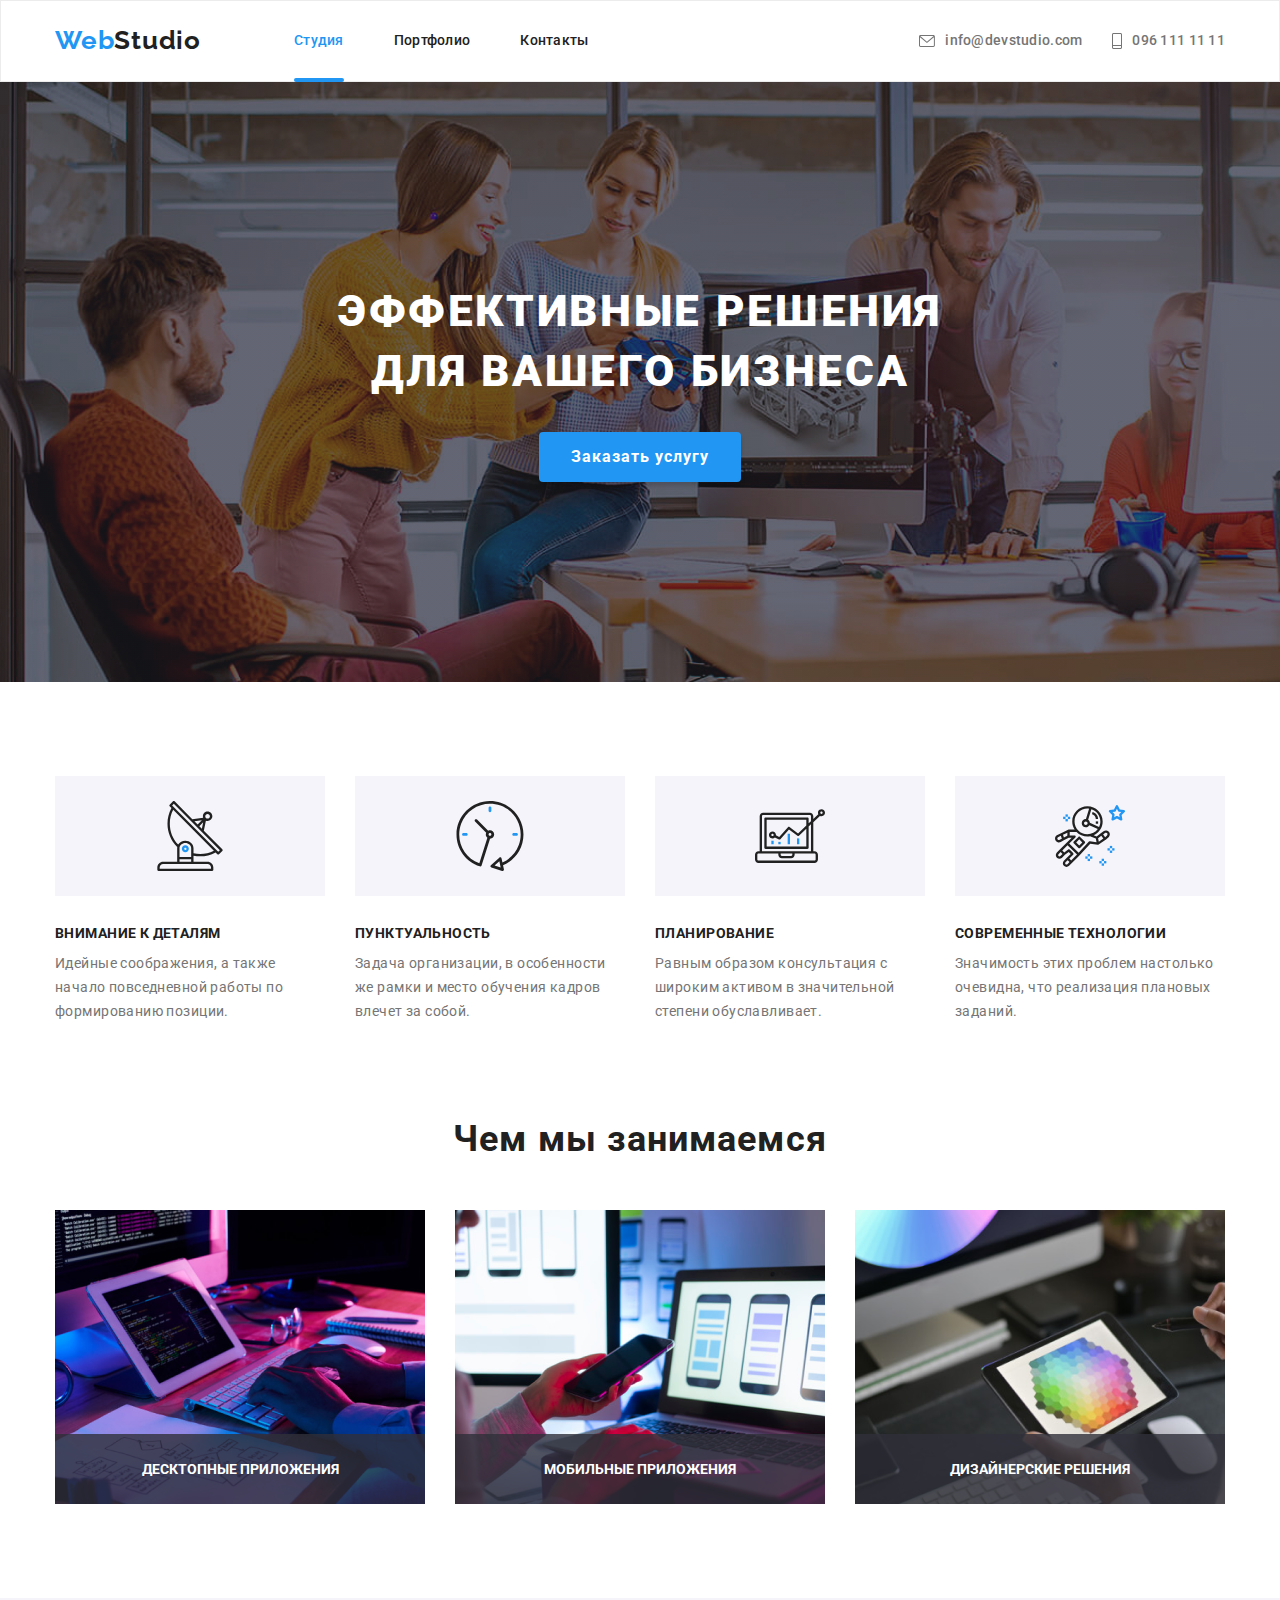
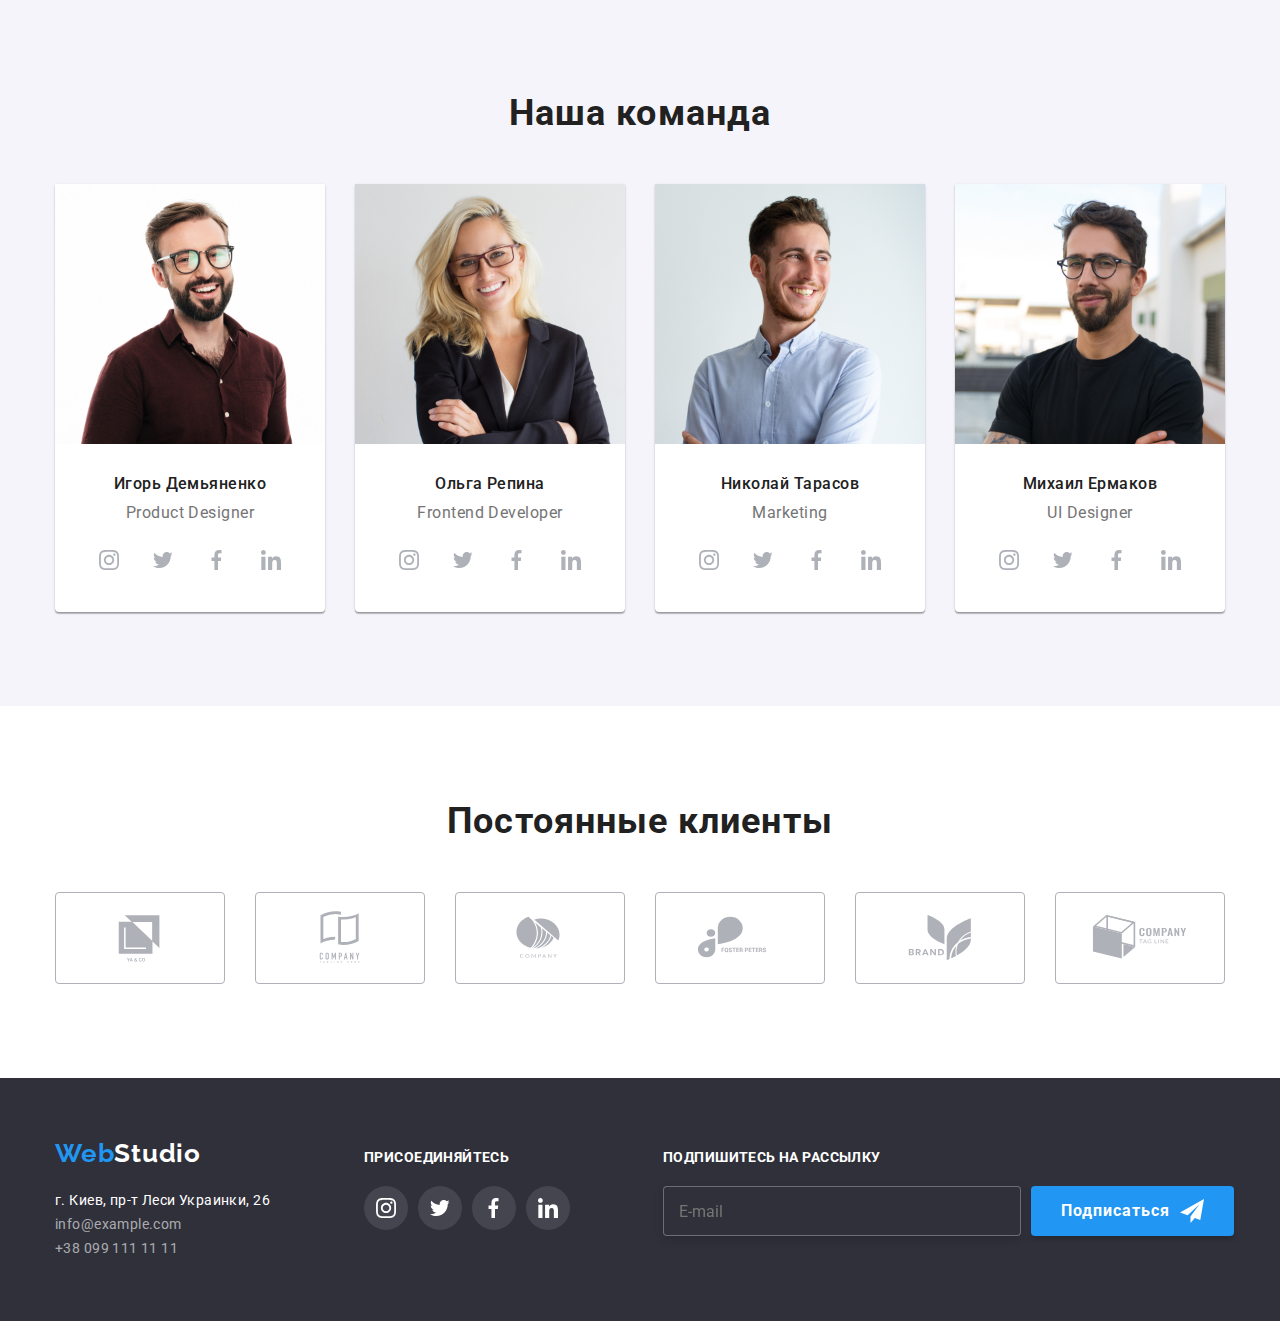
<file: index.html>
<!DOCTYPE html>
<html lang="ru">

<head>
    <meta charset="UTF-8">
    <meta http-equiv="X-UA-Compatible" content="IE=edge">
    <meta name="viewport" content="width=device-width, initial-scale=1.0">
    <title>Веб-студия</title>
   
<link rel="preconnect" href="https://fonts.googleapis.com">
<link rel="preconnect" href="https://fonts.gstatic.com" crossorigin>
<link href="https://fonts.googleapis.com/css2?family=Raleway:wght@700&family=Roboto:wght@400;500;700;900&display=swap" rel="stylesheet">
<link rel="stylesheet" href="https://cdnjs.cloudflare.com/ajax/libs/modern-normalize/1.1.0/modern-normalize.min.css">
<link rel="stylesheet" href="./css/styles.css">
</head>

<header class="page-header">
    <div class="container main-header">
    <!-- Хедер -->

    
        <a class="logo" href="./index.html">
            <span class="part-logo">Web</span>Studio
        </a>

<!-- Навигация -->

        <nav class="nav">
            <ul class="nav-list">
                <li class="nav-item"><a class="nav-link current" href="./index.html">Студия</a></li>
                <li class="nav-item"><a class="nav-link" href="./portfolio.html">Портфолио</a></li>
                <li class="nav-item"><a class="nav-link" href="">Контакты</a></li>
            </ul>
        </nav>

      
<!-- Контакты -->

<ul class="contact">
    <li class="contact-item">
        <a class="contact-link link" href="mailto:info@devstudio.com">
         <svg class="contact-icon" width="16px" height="12px">
             <use href="./images/icons.svg#icon-envelope"></use>
         </svg>info@devstudio.com
        </a>
    </li>
    <li class="contact-item">
        <a class="contact-link link" href="tel:0961111111">
        <svg class="contact-icon" width="10px" height="16px">
            <use href="./images/icons.svg#icon-phone1"></use>
        </svg>096 111 11 11
        </a>
    </li>
   
</ul>
</div>
</header>
   
<!-- Main -->

    <main>
        <!-- Герой -->
      
        <section class="hero">
            <div class="container">
            <h1 class="hero-text">Эффективные решения для вашего бизнеса</h1>
            <button class="hero-button" type="button" data-modal-open>Заказать услугу</button>
            </div>
            <div class="backdrop is-hidden" data-modal>
                
                <div class="modal-wrapper">
                   
                     
                      
                    <button class="modal-btn" data-modal-close> 
                        <svg class="modal-close" width="11" height="11">
                            <use href="./images/icons.svg#icon-Vector-8"></use>
                        </svg>
                    </button>
                    
                    <p class="modal-title">Оставьте свои данные, мы вам перезвоним</p>
                    <form class="modal-form">
                        <div class="modal-field">
                            <label class="modal-label" for="name">Имя</label>
                            <div class="modal-container">
                                <input class="modal-input" type="text" name="name" id="name" />
                                <svg class="modal-icon" width="12" height="12">
                                    <use href="./images/icons.svg#icon-people"></use>
                                </svg>
                            </div>
                          
                           
                           
                           
                        </div>
                    
                        <div class="modal-field">
                            <label class="modal-label" for="tel">Телефон</label>
                            <div class="modal-container">
                                <input class="modal-input" type="tel" name="tel" id="tel" />
                                <svg class="modal-icon" width="13" height="13">
                                    <use href="./images/icons.svg#icon-tel"></use>
                                </svg>
                            </div>
                            
                        </div>
                    
                        <div class="modal-field">
                            <label class="modal-label" for="mail">Почта</label>
                            <div class="modal-container">
                                <input class="modal-input" type="email" name="mail" id="mail" />
                                <svg class="modal-icon" width="15" height="12">
                                    <use href="./images/icons.svg#icon-mail"></use>
                                </svg>
                            </div>
                           
                        </div>
                    
                        <div class="textarea-field">
                            <label class="modal-label" for="textarea">Комментарий</label>
                            <textarea class="textarea" name="comment" id="textarea" placeholder="Введите текст"></textarea>
                        </div>
                    
                        <div class="modal-policy">
                            <label class="policy" for="policy">
                                <input class="policy-input" type="checkbox" name="policy" id="policy" />
                                <span class="policy-check">
                                    <svg width="11" height="8">
                                        <use href="./images/icons.svg#icon-icon-check"></use>
                                    </svg>
                                </span>
                             
                                <span class="policy-text">Соглашаюсь с рассылкой и принимаю
                                    <a class="agreement" href="">Условия договора</a></span>
                            </label>
                        </div>
                    
                        <button class="modal-submit" type="submit">Отправить</button>
                    </form>
                    
                </div>
            </div>
        </section>
     
<!-- Особенности -->



        <section class="section">
            <div class="container">
            <h2 class="visually-hidden">Особенности</h2>

            
            <ul class="features">
                <li class="features-item">
                    <div class="features-container">
                        
                            <svg class="features-icon" width="65,32" height="70">
                                <use href="./images/icons.svg#icon-antenna1"></use>
                            </svg>
                    
                    </div>
                    <h3 class="features-point">Внимание к деталям</h3>
                    <p class="features-description">
                        Идейные соображения, а также начало повседневной работы по формированию позиции.
                    </p>
                </li>

                <li class="features-item">
                    <div class="features-container">
                       
                            <svg class="features-icon" width="65,32" height="70">
                                <use href="./images/icons.svg#icon-clock1"></use>
                            </svg>
                        
                       
                    </div>
                    <h3 class="features-point">Пунктуальность</h3>
                    <p class="features-description">
                        Задача организации, в особенности же рамки и место обучения кадров влечет за собой.
                    </p>
                </li>

                <li class="features-item">
                  <div class="features-container">
                        <svg class="features-icon" width="65,32" height="70">
                            <use href="./images/icons.svg#icon-diagram1"></use>
                        </svg>
                    </div>
                    
                    <h3 class="features-point">Планирование</h3>
                    <p class="features-description">
                        Равным образом консультация с широким активом в значительной степени обуславливает.
                    </p>
                </li>

                <li class="features-item">
                  <div class="features-container">
                        <svg class="features-icon" width="65,32" height="70">
                            <use href="./images/icons.svg#icon-astronaut1"></use>
                        </svg>
                    </div>
                    
                    <h3 class="features-point">Современные технологии</h3>
                    <p class="features-description">
                        Значимость этих проблем настолько очевидна, что реализация плановых заданий.
                    </p>
                </li>
            </ul>

    </div>
    </section>
        <!-- Чем мы занимаемся -->
      
        <section class="section works">
            <div class="container">
            <h2 class="caption centered">Чем мы занимаемся</h2>
          
           <ul class="work">
               <li class="item">
                    <img class="work-img" src="./images/img.png" alt="Набор текста на клавиатуре" width="370" height="294">
                    <p class="work-text">Десктопные приложения</p>
               </li>
               
                <li class="item">
                    <img  class="work-img" src="./images/box2.png" alt="Монитор компьютера и экран телефона" width="370" height="294">
                    <p class="work-text">Мобильные приложения</p>
                </li>
                
                <li class="item">
                    <img class="work-img" src="./images/box3.png" alt="Цветовая гамма на планшете" width="370" height="294">
                    <p class="work-text">Дизайнерские решения</p>
                </li>
               
           </ul>
           
               </div>
                </section>
        <!-- Наша команда -->
       
        <section class="section team">
            <div class="container">
            <h2 class="caption centered">Наша команда</h2>
            <ul class="team-list">
                <li class="team-item">
                    <img class="team-foto" src="./images/img.jpg" alt="фото специалиста" width="270" height="260">
                    <div class="team-descr">
                        <h3 class="team-member">Игорь Демьяненко</h3>
                    <p class="team-speciality" lang="en">Product Designer</p>
                    
                    <ul class="socials-list">

                        <li class="socials-item">
                            <a class="socials-link" href="" target="_blank" rel="noopener noreferree" aria-label="иконка Instagram">
                                <svg class="socials-icon" width="20" height="20">
                                    <use href="./images/icons.svg#icon-instagram"></use>
                                </svg>

                            </a>

                        </li>

                        <li class="socials-item">
                            <a class="socials-link" href="" target="_blank" rel="noopener noreferree" aria-label="иконка Twitter">
                        <svg class="socials-icon" width="20" height="20">
                            <use href="./images/icons.svg#icon-twetter"></use>
                        </svg>
                            </a>
                        
                        </li>

                        <li class="socials-item">
                            <a class="socials-link" href="" target="_blank" rel="noopener noreferree" aria-label="иконка Facebook">
                        <svg class="socials-icon" width="20" height="20">
                            <use href="./images/icons.svg#icon-facebook"></use>
                        </svg>
                            </a>
                        
                        </li>

                        <li class="socials-item">
                            <a class="socials-link" href="" target="_blank" rel="noopener noreferree" aria-label="иконка Linkedin">
                        <svg class="socials-icon" width="20" height="20">
                            <use href="./images/icons.svg#icon-linkedin"></use>
                        </svg>
                            </a>
                        
                        </li>
                    </ul>
                    </div>
                    
                </li>
                

                <li class="team-item">
                    <img class="team-foto" src="./images/img(1).jpg" alt="фото специалиста" width="270" height="260">
                    <div class="team-descr">
                        <h3 class="team-member">Ольга Репина</h3>
                    <p class="team-speciality" lang="en">Frontend Developer</p>
                    <ul class="socials-list">
                    
                        <li class="socials-item">
                            <a class="socials-link" href="" target="_blank" rel="noopener noreferree" aria-label="иконка Instagram">
                                <svg class="socials-icon" width="20" height="20">
                                    <use href="./images/icons.svg#icon-instagram"></use>
                                </svg>
                    
                            </a>
                    
                        </li>
                    
                        <li class="socials-item">
                            <a class="socials-link" href="" target="_blank" rel="noopener noreferree" aria-label="иконка Twitter">
                                <svg class="socials-icon" width="20" height="20">
                                    <use href="./images/icons.svg#icon-twetter"></use>
                                </svg>
                            </a>
                    
                        </li>
                    
                        <li class="socials-item">
                            <a class="socials-link" href="" target="_blank" rel="noopener noreferree" aria-label="иконка Facebook">
                                <svg class="socials-icon" width="20" height="20">
                                    <use href="./images/icons.svg#icon-facebook"></use>
                                </svg>
                            </a>
                    
                        </li>
                    
                        <li class="socials-item">
                            <a class="socials-link" href="" target="_blank" rel="noopener noreferree" aria-label="иконка Linkedin">
                                <svg class="socials-icon" width="20" height="20">
                                    <use href="./images/icons.svg#icon-linkedin"></use>
                                </svg>
                            </a>
                    
                        </li>
                    </ul>
                    </div>
                </li>
                <li class="team-item">
                    <img class="team-foto" src="./images/img(2).jpg" alt="фото специалиста" width="270" height="260">
                    <div class="team-descr"><h3 class="team-member">Николай Тарасов</h3>
                    <p class="team-speciality" lang="en">Marketing</p>
                    <ul class="socials-list">
                    
                        <li class="socials-item">
                            <a class="socials-link" href="" target="_blank" rel="noopener noreferree" aria-label="иконка Instagram">
                                <svg class="socials-icon" width="20" height="20">
                                    <use href="./images/icons.svg#icon-instagram"></use>
                                </svg>
                    
                            </a>
                    
                        </li>
                    
                        <li class="socials-item">
                            <a class="socials-link" href="" target="_blank" rel="noopener noreferree" aria-label="иконка Twitter">
                                <svg class="socials-icon" width="20" height="20">
                                    <use href="./images/icons.svg#icon-twetter"></use>
                                </svg>
                            </a>
                    
                        </li>
                    
                        <li class="socials-item">
                            <a class="socials-link" href="" target="_blank" rel="noopener noreferree" aria-label="иконка Facebook">
                                <svg class="socials-icon" width="20" height="20">
                                    <use href="./images/icons.svg#icon-facebook"></use>
                                </svg>
                            </a>
                    
                        </li>
                    
                        <li class="socials-item">
                            <a class="socials-link" href="" target="_blank" rel="noopener noreferree" aria-label="иконка Linkedin">
                                <svg class="socials-icon" width="20" height="20">
                                    <use href="./images/icons.svg#icon-linkedin"></use>
                                </svg>
                            </a>
                    
                        </li>
                    </ul>
                    </div>
                </li>
                <li class="team-item">
                    <img class="team-foto" src="./images/img(3).jpg" alt="фото специалиста" width="270" height="260">
                    <div class="team-descr"><h3 class="team-member">Михаил Ермаков</h3>
                    <p class="team-speciality" lang="en">UI Designer</p>
                    <ul class="socials-list">
                    
                        <li class="socials-item">
                            <a class="socials-link" href="" target="_blank" rel="noopener noreferree" aria-label="иконка Instagram">
                                <svg class="socials-icon" width="20" height="20">
                                    <use href="./images/icons.svg#icon-instagram"></use>
                                </svg>
                    
                            </a>
                    
                        </li>
                    
                        <li class="socials-item">
                            <a class="socials-link" href="" target="_blank" rel="noopener noreferree" aria-label="иконка Twitter">
                                <svg class="socials-icon" width="20" height="20">
                                    <use href="./images/icons.svg#icon-twetter"></use>
                                </svg>
                            </a>
                    
                        </li>
                    
                        <li class="socials-item">
                            <a class="socials-link" href="" target="_blank" rel="noopener noreferree" aria-label="иконка Facebook">
                                <svg class="socials-icon" width="20" height="20">
                                    <use href="./images/icons.svg#icon-facebook"></use>
                                </svg>
                            </a>
                    
                        </li>
                    
                        <li class="socials-item">
                            <a class="socials-link" href="" target="_blank" rel="noopener noreferree" aria-label="иконка Linkedin">
                                <svg class="socials-icon" width="20" height="20">
                                    <use href="./images/icons.svg#icon-linkedin"></use>
                                </svg>
                            </a>
                    
                        </li>
                    </ul>
                    </div>
                </li>
            </ul>
       
        </div>
        </section>

<section class="client-section">
    <div class="container">
        <h2 class="client centered">Постоянные клиенты</h2>
        <ul class="clients">
        
            <li class="clients-item">
                <a class="clients-link" href="" target="_blank" rel="noopener noreferree">
                    <svg class="clients-icon" width="106" height="60">
                        <use href="./images/icons.svg#icon-logo6"></use>
                    </svg>
        
                </a>
        
            </li>
            <li class="clients-item">
                <a class="clients-link" href="" target="_blank" rel="noopener noreferree">
                    <svg class="clients-icon" width="106" height="60">
                        <use href="./images/icons.svg#icon-Logo1"></use>
                    </svg>
            
                </a>
            
            </li>
            <li class="clients-item">
                <a class="clients-link" href="" target="_blank" rel="noopener noreferree">
                    <svg class="clients-icon" width="106" height="60">
                        <use href="./images/icons.svg#icon-logo2"></use>
                    </svg>
            
                </a>
            
            </li>
            <li class="clients-item">
                <a class="clients-link" href="" target="_blank" rel="noopener noreferree">
                    <svg class="clients-icon" width="106" height="60">
                        <use href="./images/icons.svg#icon-logo3"></use>
                    </svg>
            
                </a>
            
            </li>
            <li class="clients-item">
                <a class="clients-link" href="" target="_blank" rel="noopener noreferree">
                    <svg class="clients-icon" width="106" height="60">
                        <use href="./images/icons.svg#icon-logo4"></use>
                    </svg>
            
                </a>
            
            </li>
            <li class="clients-item">
                <a class="clients-link" href="" target="_blank" rel="noopener noreferree">
                    <svg class="clients-icon" width="106" height="60">
                        <use href="./images/icons.svg#icon-logo5"></use>
                    </svg>
            
                </a>
            
            </li>
        </ul>
        </div>
        </section>

    </main>



<!-- Футер -->

    <footer  class="footer">
        <div class="container-footer container">
        <div class="container-footer-address">
        <a class="logo-footer" href="./index.html">
            <span class="part-logo">Web</span><span class="studio-logo">Studio</span>
        </a>

        <address>
            <ul class="address">
                <li class="address-list">
             <a class="address-map" href="https://www.google.com.ua/maps/place/%D0%B1%D1%83%D0%BB.+%D0%9B%D0%B5%D1%81%D0%B8+%D0%A3%D0%BA%D1%80%D0%B0%D0%B8%D0%BD%D0%BA%D0%B8,+26,+%D0%9A%D0%B8%D0%B5%D0%B2,+02000/@50.4265841,30.5361971,17z/data=!3m1!4b1!4m5!3m4!1s0x40d4cf0e033ecbe9:0x57a4dffefec77da0!8m2!3d50.4265807!4d30.5383858?hl=ru">г. Киев, пр-т Леси Украинки, 26</a>
                </li>
                <li class="address-list">
             <a class="address-mail" href="mailto:info@example.com">info@example.com</a>
                </li>
                <li class="address-list">
             <a class="address-phone" href="tel:+380991111111">+38 099 111 11 11</a>
                </li>

            </ul>
         
        </address>
            </div>



    <div class="attention-title-list">
    <p class="attention">Присоединяйтесь</p>
    <ul class="attention-list">
    <li class="attention-item">
        <a class="attention-link" href="" target="_blank" rel="noopener noreferree" aria-label="иконка Instagram">
            <svg class="attention-icon" width="20" height="20">
                <use href="./images/icons.svg#icon-instagram"></use>
            </svg>
    
        </a>
    
    </li>
    
    <li class="attention-item">
        <a class="attention-link" href="" target="_blank" rel="noopener noreferree" aria-label="иконка Twitter">
            <svg class="attention-icon" width="20" height="20">
                <use href="./images/icons.svg#icon-twetter"></use>
            </svg>
        </a>
    
    </li>
    
    <li class="attention-item">
        <a class="attention-link" href="" target="_blank" rel="noopener noreferree" aria-label="иконка Facebook">
            <svg class="attention-icon" width="20" height="20">
                <use href="./images/icons.svg#icon-facebook"></use>
            </svg>
        </a>
    
    </li>
    
    <li class="attention-item">
        <a class="attention-link" href="" target="_blank" rel="noopener noreferree" aria-label="иконка Linkedin">
            <svg class="attention-icon" width="20" height="20">
                <use href="./images/icons.svg#icon-linkedin"></use>
            </svg>
        </a>
</li>
    </ul>
</div>

<div class="newsletter">
    <h2 class="attention">Подпишитесь на рассылку</h2>

    <form class="newsletter-form">
        <label class="form-field">
            <input class="form-input" type="email" name="mail" placeholder="E-mail" />
        </label>
        <button class="newsletter-btn" type="submit">
            Подписаться
            <svg class="newsletter-icon" width="24" height="24">
                <use href="./images/icons.svg#icon-icon-send"></use>
            </svg>
        </button>
    </form>
</div>
</div>


    </footer>
<script src="./js/madal.js"></script>
    
</body>


</html>
</file>
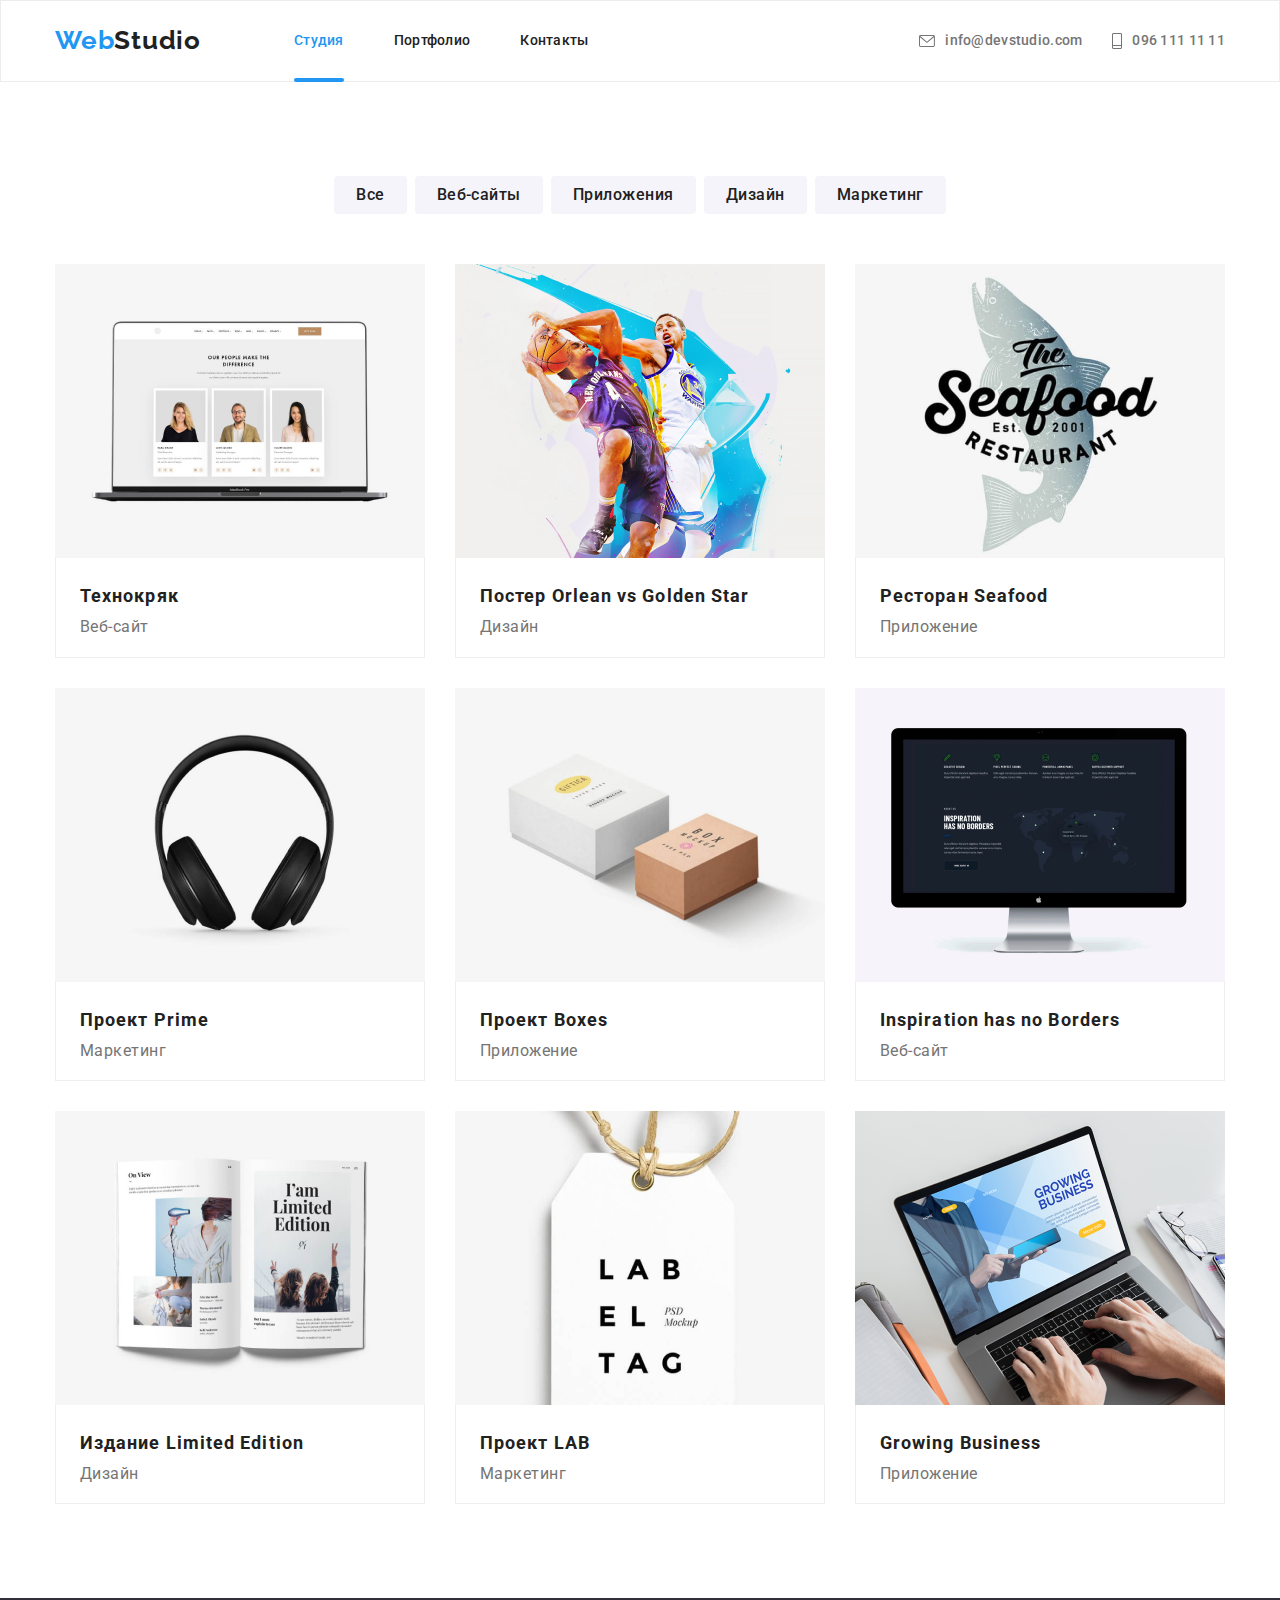
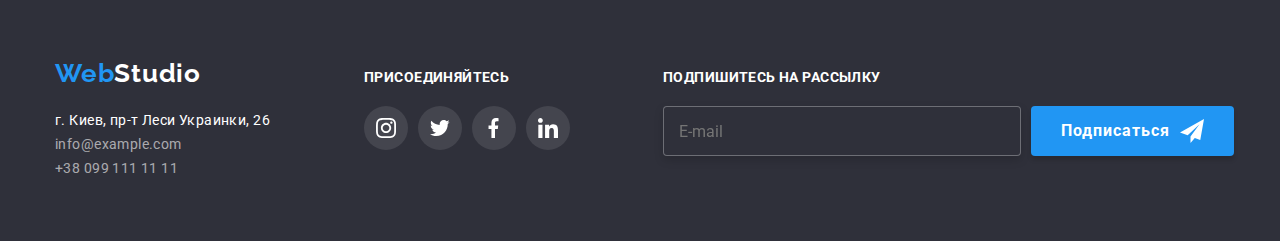
<file: portfolio.html>
<!DOCTYPE html>
<html lang="ru">
<head>
    <meta charset="UTF-8">
    <meta http-equiv="X-UA-Compatible" content="IE=edge">
    <meta name="viewport" content="width=device-width, initial-scale=1.0">
    <title>Портфолио</title>
    
  <link rel="preconnect" href="https://fonts.googleapis.com">
<link rel="preconnect" href="https://fonts.gstatic.com" crossorigin>
<link href="https://fonts.googleapis.com/css2?family=Raleway:wght@700&family=Roboto:wght@400;500;700;900&display=swap" rel="stylesheet">
<link rel="stylesheet" href="https://cdnjs.cloudflare.com/ajax/libs/modern-normalize/1.1.0/modern-normalize.min.css">
<link rel="stylesheet" href="./css/styles.css">
</head>

<body>
    <!-- Хедер -->
<header class="page-header">
    <div class="container main-header">
        <!-- Хедер -->


        <a class="logo" href="./index.html">
            <span class="part-logo">Web</span>Studio
        </a>

        <!-- Навигация -->

        <nav class="nav">
            <ul class="nav-list">
                <li class="nav-item"><a class="nav-link current" href="./index.html">Студия</a></li>
                <li class="nav-item"><a class="nav-link" href="./portfolio.html">Портфолио</a></li>
                <li class="nav-item"><a class="nav-link" href="">Контакты</a></li>
            </ul>
        </nav>


        <!-- Контакты -->

        <ul class="contact">
            <li class="contact-item">
                <a class="contact-link link" href="mailto:info@devstudio.com">
                    <svg class="contact-icon" width="16px" height="12px">
                        <use href="./images/icons.svg#icon-envelope"></use>
                    </svg>info@devstudio.com
                </a>
            </li>
            <li class="contact-item">
                <a class="contact-link link" href="tel:0961111111">
                    <svg class="contact-icon" width="10px" height="16px">
                        <use href="./images/icons.svg#icon-phone1"></use>
                    </svg>096 111 11 11
                </a>
            </li>

        </ul>
    </div>
</header>
       
<!-- Main -->
        <main class="main-portfolio">
            <!-- Наши проекты -->
           
            <section class="section">
                <div class="container">
                    <h1 class="visually-hidden">Наши проекты</h1>
                <ul class="sorting-menu">
                    
                    <li class="item"> 
                        <button class="menu" type="button">Все</button>

                </li>
                
                <li class="item">
                        <button class="menu" type="button">Веб-сайты</button>
                    
                </li>
                
                <li class="item">
                        <button class="menu" type="button">Приложения</button>
                   
                </li>
                
                <li class="item">
                        <button class="menu" type="button">Дизайн</button>
                    
                </li>
                    <li class="item">
                   
                        <button class="menu" type="button">Маркетинг</button>
                    
                </li>
                </ul>
              
    
<!-- Примеры проектов -->

                <ul class="example">
                    <li class="item">
                        <a class="photo-link link" href=" ">
                            <div class="photo-thumb">
                        <img class="item-foto" src="./images/img1.jpg" alt="главная страница сайта" width="370" height="294">
                        <div class="photo-thumb-text">
                        <p class="animation-description">Ресурс предлагает комплексные предложения с разным уровнем функционала и сервисов. Все это позволит посетителю получить
                        исчерпывающие сведения о компании или частном лице.</p>
                        </div>
                        </div>
                        <div class="text-content">
                           <h2 class="project">Технокряк</h2>
                           <p class="text">Веб-сайт</p>
                </div>
                </a>
                    </li>
                    <li class="item">
                        <a class="photo-link link" href=" ">
                            <div class="photo-thumb">
                        <img class="item-foto" src="./images/img2.jpg" alt="два баскетболиста в игре" width="370" height="294">
                        <div class="photo-thumb-text">
                            <p class="animation-description">Ресурс предлагает комплексные предложения с разным уровнем функционала и сервисов.
                                Все это позволит посетителю получить
                                исчерпывающие сведения о компании или частном лице.</p>
                        </div>
                        </div>
                        <div class="text-content">

                        <h2 class="project">Постер <span lang="en">Orlean vs Golden Star</span></h2>
                        <p class="text">Дизайн</p>
                        </div>
                        </a>
                    </li>
                    <li class="item">
                        <a class="photo-link link" href=" ">
                            <div class="photo-thumb">
                        <img class="item-foto" src="./images/img3.jpg" alt="логотип ресторана" width="370" height="294">
                        <div class="photo-thumb-text">
                            <p class="animation-description">Ресурс предлагает комплексные предложения с разным уровнем функционала и сервисов.
                                Все это позволит посетителю получить
                                исчерпывающие сведения о компании или частном лице.</p>
                        </div>
                        </div>
                        <div class="text-content">
                             <h2 class="project">Ресторан <span lang="en">Seafood</span></h2>
                        <p class="text">Приложение</p>
                        </div>
                        </a>
                    </li>
                    <li class="item">
                        <a class="photo-link link" href=" ">
                            <div class="photo-thumb">
                        <img class="item-foto" src="./images/img4.jpg" alt="наушники" width="370" height="294">
                        <div class="photo-thumb-text">
                            <p class="animation-description">Ресурс предлагает комплексные предложения с разным уровнем функционала и сервисов.
                                Все это позволит посетителю получить
                                исчерпывающие сведения о компании или частном лице.</p>
                        </div>
                        </div>
                        <div class="text-content">
                        <h2 class="project">Проект <span lang="en">Prime</span></h2>
                        <p class="text">Маркетинг</p>
                        </div>
                        </a>
                    </li>
                    <li class="item">
                        <a class="photo-link link" href=" ">
                            <div class="photo-thumb">
                        <img class="item-foto" src="./images/img5.jpg" alt="две коробки" width="370" height="294">
                        <div class="photo-thumb-text">
                            <p class="animation-description">Ресурс предлагает комплексные предложения с разным уровнем функционала и сервисов.
                                Все это позволит посетителю получить
                                исчерпывающие сведения о компании или частном лице.</p>
                        </div>
                        </div>
                    <div class="text-content">
                        <h2 class="project">Проект <span lang="en">Boxes</span></h2>
                        <p class="text">Приложение</p>
                        </div>
                        </a>
                    </li>
                    <li class="item">
                        <a class="photo-link link" href=" ">
                            <div class="photo-thumb">
                        <img class="item-foto" src="./images/img6.jpg" alt="монитор экрана" width="370" height="294">
                        <div class="photo-thumb-text">
                            <p class="animation-description">Ресурс предлагает комплексные предложения с разным уровнем функционала и сервисов.
                                Все это позволит посетителю получить
                                исчерпывающие сведения о компании или частном лице.</p>
                        </div>
                        </div>
                        <div class="text-content">
                        <h2 class="project" lang="en">Inspiration has no Borders</h2>
                        <p class="text">Веб-сайт</p>
                        </div>
                        </a>
                    </li>
                    <li class="item">
                        <a class="photo-link link" href=" ">
                            <div class="photo-thumb">
                        <img class="item-foto" src="./images/img7.jpg" alt="разворот книги" width="370" height="294">
                        <div class="photo-thumb-text">
                            <p class="animation-description">Ресурс предлагает комплексные предложения с разным уровнем функционала и сервисов.
                                Все это позволит посетителю получить
                                исчерпывающие сведения о компании или частном лице.</p>
                        </div>
                        </div>
                    <div class="text-content">
                        <h2 class="project">Издание <span lang="en">Limited Edition</span></h2>
                        <p class="text">Дизайн</p>
                        </div>
                        </a>
                    </li>
                    <li class="item">
                        <a class="photo-link link" href=" ">
                            <div class="photo-thumb">
                        <img class="item-foto" src="./images/img8.jpg" alt="логотип фирмы" width="370" height="294">
                        <div class="photo-thumb-text">
                            <p class="animation-description">Ресурс предлагает комплексные предложения с разным уровнем функционала и сервисов.
                                Все это позволит посетителю получить
                                исчерпывающие сведения о компании или частном лице.</p>
                        </div>
                        </div>
                        <div class="text-content">
                        <h2 class="project">Проект <span lang="en">LAB</span></h2>
                        <p class="text">Маркетинг</p>
                        </div>
                        </a>

                    </li>
                    <li class="item">
                        <a class="photo-link link" href=" ">
                            <div class="photo-thumb">
                        <img class="item-foto" src="./images/img9.jpg" alt="набор текста на клавиатуре" width="370" height="294">
                        <div class="photo-thumb-text">
                            <p class="animation-description">Ресурс предлагает комплексные предложения с разным уровнем функционала и сервисов.
                                Все это позволит посетителю получить
                                исчерпывающие сведения о компании или частном лице.</p>
                        </div>
                        </div>
                        <div class="text-content">
                        <h2 class="project">Growing Business</h2>
                        <p class="text">Приложение</p>
                        </div>
                    </a>
                    </li>
                </ul>
                </div>
            </section>
           
        </main>
<!-- Футер -->
<footer class="footer">
    <div class="container-footer container">
        <div class="container-footer-address">
            <a class="logo-footer" href="./index.html">
                <span class="part-logo">Web</span><span class="studio-logo">Studio</span>
            </a>

            <address>
                <ul class="address">
                    <li class="address-list">
                        <a class="address-map"
                            href="https://www.google.com.ua/maps/place/%D0%B1%D1%83%D0%BB.+%D0%9B%D0%B5%D1%81%D0%B8+%D0%A3%D0%BA%D1%80%D0%B0%D0%B8%D0%BD%D0%BA%D0%B8,+26,+%D0%9A%D0%B8%D0%B5%D0%B2,+02000/@50.4265841,30.5361971,17z/data=!3m1!4b1!4m5!3m4!1s0x40d4cf0e033ecbe9:0x57a4dffefec77da0!8m2!3d50.4265807!4d30.5383858?hl=ru">г.
                            Киев, пр-т Леси Украинки, 26</a>
                    </li>
                    <li class="address-list">
                        <a class="address-mail" href="mailto:info@example.com">info@example.com</a>
                    </li>
                    <li class="address-list">
                        <a class="address-phone" href="tel:+380991111111">+38 099 111 11 11</a>
                    </li>

                </ul>

            </address>
        </div>



        <div class="attention-title-list">
            <p class="attention">Присоединяйтесь</p>
            <ul class="attention-list">
                <li class="attention-item">
                    <a class="attention-link" href="" target="_blank" rel="noopener noreferree"
                        aria-label="иконка Instagram">
                        <svg class="attention-icon" width="20" height="20">
                            <use href="./images/icons.svg#icon-instagram"></use>
                        </svg>

                    </a>

                </li>

                <li class="attention-item">
                    <a class="attention-link" href="" target="_blank" rel="noopener noreferree"
                        aria-label="иконка Twitter">
                        <svg class="attention-icon" width="20" height="20">
                            <use href="./images/icons.svg#icon-twetter"></use>
                        </svg>
                    </a>

                </li>

                <li class="attention-item">
                    <a class="attention-link" href="" target="_blank" rel="noopener noreferree"
                        aria-label="иконка Facebook">
                        <svg class="attention-icon" width="20" height="20">
                            <use href="./images/icons.svg#icon-facebook"></use>
                        </svg>
                    </a>

                </li>

                <li class="attention-item">
                    <a class="attention-link" href="" target="_blank" rel="noopener noreferree"
                        aria-label="иконка Linkedin">
                        <svg class="attention-icon" width="20" height="20">
                            <use href="./images/icons.svg#icon-linkedin"></use>
                        </svg>
                    </a>
                </li>
            </ul>
        </div>

        <div class="newsletter">
            <h2 class="attention">Подпишитесь на рассылку</h2>

            <form class="newsletter-form">
                <label class="form-field">
                    <input class="form-input" type="email" name="mail" placeholder="E-mail" />
                </label>
                <button class="newsletter-btn" type="submit">
                    Подписаться
                    <svg class="newsletter-icon" width="24" height="24">
                        <use href="./images/icons.svg#icon-icon-send"></use>
                    </svg>
                </button>
            </form>
        </div>
    </div>


</footer>
</body>
</html>
</file>
<file: css/styles.css>
html {
    box-sizing: border-box;

}

*,
*::before,
*::after {
    box-sizing: inherit;
}
.container {
    width: 1200px;
    margin: 0 auto;

    padding-left: 15px;
    padding-right: 15px;
    /* outline: 2px solid crimson; */
}

.page-header {
    /* background-color: aquamarine; */
    border: 1px solid #ECECEC;

}


:root {
 --main-color: #212121; 
 --secondary-color: #757575;
 --accent-color: #2196F3;
 --title-color: #FFFFFF; 
 --additional-color: rgba(255, 255, 255, 0.6);
 --background-color-menu: #F5F4FA;
 --background-color-basic: #2F303A;
 --background-main-btn: #188CE8;
 --border-heder-color:  #ECECEC;
 --animation: 250ms cubic-bezier(0.4, 0, 0.2, 1);
 --color-icon: #AFB1B8;
}




   body {
    font-family: 'Roboto', sans-serif;
    color: var(--main-color);
}

   ul {
    list-style-type: none; 
    padding: 0px;
    margin: 0px;
}
h1,
h2,
h3,
h4,
h4,
h5,
h6,
p {
padding: 0px;
margin: 0px;  
}

img {
    display: block;
    max-width: 100%;
    height: auto;
}

.visually-hidden {
 position: absolute;
 clip: rect(0 0 0 0);
 width: 1px;
 height: 1px;
 margin: -1px;
}

/* Логотип */

.logo {
    font-family: 'Raleway', sans-serif;
    color: var(--main-color);
    font-size: 26px;
    font-weight: 700;
    text-decoration: none;
    line-height: 1.19;
    letter-spacing: 0.03em;
    margin-right: 93px;
 padding-top: 24px;
 padding-bottom: 25px;
   
}

.part-logo {
    color: var(--accent-color);
    font-weight: 700;
}

.nav-list {
    display: flex;
 

}

.nav-link {
    display: block;
    color: currentColor;
    font-weight: 500;
    font-size: 14px;
    text-decoration: none;
    line-height: 1.14;
    letter-spacing: 0.02em;
    padding-top: 32px;
    padding-bottom: 32px;
    transition: color var(--animation);
 }
 
 
    
    .nav-list .nav-item:not(:last-child) {
    margin-right: 50px;
    }

    .nav {
        margin-right: auto;
    }
    
.nav-link:hover, .nav-link:focus {
    color: var(--accent-color);
   
}

.nav-link.current {
    color: var(--accent-color)
}

.contact-item {
    color: var(--secondary-color);
    font-weight: 500;
    font-size: 14px;
    text-decoration: none;
    line-height: 1.14;
    letter-spacing: 0.02em;
   
}

.contact-icon:hover,
.contact-icon:focus {
    color: var(--accent-color);
  transition: color var(--animation);
}

.contact-icon { 
    margin-right: 10px;
    fill: currentColor;

}
.contact-item:hover, .contact-item:focus {
    fill: var(--accent-color);
    transition: fill var(--animation);
}

.contact {
    display: flex;
    align-items: center;
  
}

.contact-item:not(:last-child) {
    margin-right: 30px;
}

.contact-link {
    display: flex;
    align-items: center;
    padding-top: 32px;
    padding-bottom: 32px;
}

.contact-link:hover,
.contact-link:focus {
    color: var(--accent-color);
    
}
.link {
    text-decoration: none;
    color: currentColor;
    transition: color var(--animation), fill var(--animation);
   
}


.contact .item + .item {
    margin-left: 50px;
}

.address-mail {
    margin-bottom: 9px;
}


.main-header {
    display: flex;
    align-items: center;
  
}

.page-portfolio {
    border: 1px solid var(--border-heder-color);

}

.address-mail, .address-phone {
    color: var(--additional-color);
    font-size: 14px;
    line-height: 1.71;
    letter-spacing: 0.03em;
    text-decoration: none;
    font-style: normal;
    transition: color var(--animation);
}

.logo-footer {
    font-family: 'Raleway', sans-serif;
    color: var(--main-color);
    font-size: 26px;
    font-weight: 700;
    text-decoration: none;
    line-height: 1.19;
    letter-spacing: 0.03em;
    margin-right: 93px;
    display: inline-block;
    margin-bottom: 20px;

}

.attention {
    font-weight: 700;
    font-size: 14px;
    line-height: 1.14;
    letter-spacing: 0.03em;
    text-transform: uppercase;
    color: #ffffff;
    margin-bottom: 20px;
}

.attention-link {
    display: flex;
    justify-content: center;
    align-items: center;
    width: 44px;
    height: 44px;
    border-radius: 50%;
    background-color: rgba(255, 255, 255, 0.1);
    fill: #FFFFFF;
    transition: background-color var(--animation);

}

.attention-link:hover, 
.attention-link:focus {
    background-color: #2196F3;
 
}

.attention-list {
    display: flex;
}

.attention-item:not(:last-child) {
    margin-right: 10px;
}

.mail {
    margin-bottom: 9px;
}

.address-mail:hover,
.address-mail:focus {
        color: var(--accent-color);
}

.address-phone:hover,
.address-phone:focus {
    color: var(--accent-color);
}
   
   



.studio-logo {
    color: var(--title-color);
}

.address-map {
    color: var(--title-color);
    font-size: 14px;
    line-height: 1.71;
    letter-spacing: 0.03em;
    text-decoration: none;
    font-style: normal;
     
}

.hero {
    
    margin-left: auto;
    margin-right: auto;
    padding-top: 200px;
    text-align: center;
    padding-bottom: 200px;
    height: 600px;
    max-width: 1600px;
    background-image: linear-gradient(to right, rgba(47, 48, 58, 0.4), rgba(47, 48, 58, 0.4)),
    url("../images/pic-hero.jpg");
   
}

.hero-text {
    color: var(--title-color);
    font-weight: 900;
    font-size: 44px;
    text-transform: uppercase;
    line-height: 1.36;
    letter-spacing: 0.06em;
    margin-left: auto;
    margin-right: auto;
    width: 696px;
    margin-bottom: 30px;
   
}
.hero-button {
    font-family: inherit;
    color: var(--title-color);
    background-color: var(--accent-color);
    font-weight: 700;
    font-size: 16px;
    cursor: pointer;
    line-height: 1.88;
    letter-spacing: 0.06em;
    border-radius: 4px;
    padding: 10px 32px;
    min-width: 200px;
    text-align: center;
    border: none;
    box-shadow: 0px 4px 4px rgba(0, 0, 0, 0.15);
}
.hero-button:hover,
.hero-button:focus {
background-color: var(--background-main-btn);
transition: background-color var(--animation);
}

.features-point{
    font-weight: 700;
    font-size: 14px;
    text-transform: uppercase;
    line-height: 1.14;
    letter-spacing: 0.03em;
    margin-bottom: 10px;
}

.features-container {
    display: flex;
        justify-content: center;
        align-items: center;
        margin-bottom: 30px;
        background-color: var(--background-color-menu);
        width: 270px;
        height: 120px;
}
.features {
    display: flex;
    flex-wrap: wrap;
}

.features .features-item {
    width:calc((100% - 90px) / 4);
    margin-right: 30px;

}

.features .features-item:last-child {
    margin-right: 0px;
}

.features-description {
    color: var(--secondary-color);
    font-size: 14px;
    line-height: 1.71;
    letter-spacing: 0.03em; 
}

.work {
    display: flex;
}

.work .item {
    width: calc(100% - 60px) / 3;
    margin-right: 30px;
}

.work .item:last-child {
    margin-right: 0px;
}

.section {
    padding: 94px 0;
}

.works {
    padding-top: 0px;
}


.caption.centered {
    text-align: center;
    margin-bottom: 50px;
}

.footer {
    padding: 60px 0;
   
    background-color: var(--background-color-basic);
   
}

.container-footer {
    display: flex;
  
    align-items: baseline;
   
   

}

.container-footer-address {
    margin-right: 70px;

}


.team-speciality {
    color: var(--secondary-color);
    font-size: 16px;
    line-height: 1.19;
    letter-spacing: 0.03em;
    margin-bottom: 16px;
}


.team-member{
    margin-bottom: 10px;
}

.team-descr {
    padding-top: 30px;
    padding-bottom: 30px;
    padding-left: 32px;
    padding-right: 32px;
   
}

.caption{
    font-weight: 700;
    font-size: 36px;
    line-height: 1.17;
    letter-spacing: 0.03em;
    margin-bottom: 50px;
}

.team-list {
    display: flex;
}

.team-list .team-item {
    width: calc((100% - 90px) / 4);
    margin-right: 30px;
    box-shadow: 0px 1px 3px rgba(0, 0, 0, 0.12), 0px 1px 1px rgba(0, 0, 0, 0.14), 0px 2px 1px rgba(0, 0, 0, 0.2);
    border-radius: 0px 0px 4px 4px;
    text-align: center;
    background-color: #FFFFFF;
}

.team-list .team-item:last-child {
    margin-right: 0px;
}


.team-member {
    font-weight: 500;
    font-size: 16px;
    line-height: 1.19;
    letter-spacing: 0.03em;
}

.team {
    background: var(--background-color-menu);
}

.project {
    font-weight: 700;
    font-size: 18px;
    font-weight: bold;
    line-height: 2;
    letter-spacing: 0.06em;
    margin-bottom: 4px;

}

.item-foto {
    /* padding-bottom: 20px; */
}

.example {
    display: flex;
    flex-wrap: wrap;
  
}

.example .item {
    width: calc((100% - 60px) / 3);
    margin-right: 30px;
    margin-bottom: 30px;
    
    box-sizing: border-box;
 
}
.text-content {
    padding-left: 24px; 
    padding-right: 24px;
    border-bottom:1px solid #EEEEEE; 
    border-left:1px solid #EEEEEE; 
    border-right: 1px solid #EEEEEE;
    padding-bottom: 20px;
    padding-top: 20px;
}

.example .item:nth-child(3n) {
    margin-right: 0;
}

.example .item:nth-last-child(-n + 3) {
    margin-bottom: 0px;
}

.example .item:hover,
.example .item:focus {
    background: #FFFFFF;
    border: 1px solid #EEEEEE;
    box-shadow: 0px 1px 1px rgba(0, 0, 0, 0.12), 0px 4px 4px rgba(0, 0, 0, 0.06), 1px 4px 6px rgba(0, 0, 0, 0.16);
    transition: box-shadow var(--animation);
}
.text {
    color: var(--secondary-color);
    font-size: 16px;
    line-height: 1,88;
    letter-spacing: 0.03em;
  
}

.sorting-menu {
   display: flex;
   justify-content: center;
   margin-bottom: 50px;
}

.sorting-menu .item {
    border-radius: 4px;
    
}

.sorting-menu .item:not(:last-child) {
    margin-right: 8px;
}

.menu {
    color: var(--main-color);
    background-color: var(--background-color-menu);
    cursor: pointer;
    font-weight: 500;
    font-size: 16px;
    line-height: 1.64;
    letter-spacing: 0.03em;
    border: none;
    border-radius: 4px;
    padding: 6px 22px;
    display: inline-block;
    text-align: center;
    min-height: 38px;
    transition: background-color var(--animation), color var(--animation), box-shadow var(--animation)
}

.menu:hover, .menu:focus {
    color: var(--title-color);
    background-color: var(--accent-color);
    box-shadow: 0px 3px 1px rgba(0, 0, 0, 0.1), 0px 1px 2px rgba(0, 0, 0, 0.08), 0px 2px 2px rgba(0, 0, 0, 0.12);
}

.icon {
    width: 10px;
    height: 16px;
}
  
.socials-list {
    display: flex;
    justify-content: center;
    align-items: center;
   
  
}

.socials-item:not(:last-child) {
    margin-right: 10px;
}
.socials-link {
    display: flex;
    justify-content: center;
    align-items: center;
    width: 44px;
    height: 44px;
    background-color: var(--title-color);
    border-radius: 50%;
    transition: background-color var(--animation);
}

.socials-icon {
    fill: var(--color-icon);
}

.socials-link:hover .socials-icon,
.socials-link:focus .socials-icon {
    fill: var(--title-color);
    transition: fill var(--animation);
}

.socials-link:hover,
.socials-link:focus {
    background-color: var(--accent-color);
  
}

.clients {
    display: flex;
    justify-content: center;
    align-items: center;
   
}

.clients-link {
    display: flex;
    justify-content: center;
    align-items: center;
    width: 170px;
    height: 92px;
    outline: transparent;
    fill: var(--color-icon);
    border: 1px solid var(--color-icon);
    border-radius: 4px;
    transition: border-color var(--animation);
}
.clients-item:not(:last-child) {
    margin-right: 30px;
}

.client {
    font-weight: 700;
    font-size: 36px;
    line-height: 1.17;
    letter-spacing: 0.03em;
    margin-bottom: 50px;

}

.client.centered {
    text-align: center;
    margin-bottom: 50px;
}
.client-section {
    padding-bottom: 94px;
    padding-top: 94px;
}

.clients-link:hover,
.clients-link:focus {
    border-color: var(--accent-color);
    
}

.clients-link:hover .clients-icon,
.clients-link:focus .clients-icon {
    fill: var(--accent-color);
    transition: fill var(--animation);
}

.clients-icon {
    transition: fill var(--animation);
}
.feat {
    display: flex;
    justify-content: center;
    align-items: center;
}

.feat-link {
        display: flex;
        justify-content: center;
        align-items: center;
        width: 270px;
        height: 120px;
        fill: var(--main-color);
        background: var(--background-color-menu);
        border-radius: 4px;
}
.feat-item:not(:last-child) {
       margin-right: 30px;
}

.feat-item {
      padding-top: 94px;
}

.attention {
        font-weight: 700;
        font-size: 14px;
        line-height: 1.14;
        letter-spacing: 0.03em;
        text-transform: uppercase;
        color: var(--title-color);
        margin-bottom: 20px;
}




.attention-list {
        display: flex;
   
   
  
}
.attention-item:not(:last-child) {
        margin-right: 10px;
}

.attention-title-list {
    margin-right: 93px;
}

.work .work-text {
  
    display: flex;
    align-items: center;
    justify-content: center;
    width: 100%;
    height: 70px;
    background-color: rgba(47, 48, 58, 0.8);
    position: absolute;
    bottom: 0px;
    right: 0px;
    color: var(--title-color);
    font: Roboto;
    font-weight: 700;
    font-size: 14px;
    text-align: center;
    line-height: 1,17;
    letter-spacing: 0,03em;
    text-transform: uppercase;
    
}



.section .item {
    position: relative;
}

.nav-link.current::after {
    content: " ";
    display: block;
    width: 100%;
    height: 4px;
    background-color: var(--accent-color);
    position: absolute;
    border-radius: 2px;
    bottom: -1px;
    left: 0px;

}


.nav-link {
    position: relative;
    
}

.backdrop {
    width: 100%;
    height: 100%;
    position: fixed;
    top: 0px;
    left: 0px;
    transition: opacity var(--animation), visibility var(--animation);
    background-color: rgba(0, 0, 0, 0.2);
    z-index: 2;
}

.backdrop.is-hidden {
    opacity: 0;
    pointer-events: none;
    visibility: hidden;
}

.modal-wrapper {
    padding: 40px;
    background-color: #ffffff;
    width: 528px;
    height: 581px;
    position: absolute;
    top: 50%;
    left: 50%;
    transform: translate(-50%, -50%);
    border-radius: 4px;
    box-shadow: 0px 1px 3px rgba(0, 0, 0, 0.12), 0px 1px 1px rgba(0, 0, 0, 0.14), 0px 2px 1px rgba(0, 0, 0, 0.2);
    height: 581px;
    

    transition: transform 300ms ease-in-out 400ms, opacity 300ms ease-in-out 400ms;
 
}



.backdrop.is-hidden .modal-wrapper {
    transform: translate(-50%, -50%) scale(0.4);
    opacity: 0;
}

.backdrop .modal-wrapper {
    transform: translate(-50%, -50%) scale(1);
    opacity: 1;
}

.modal-btn {
    position: absolute;
    width: 30px;
    height: 30px;
    top: 8px;
    right: 8px;
    margin-left: auto;
    border-radius: 50%;
    border: 1px solid rgba(0, 0, 0, 0.1);
    background-color: #ffffff;
    display: flex;
    align-items: center;
    justify-content: center;
    transition: border var(--accent-color);
}

.modal-btn:focus,
.modal-btn:hover .modal-close {
fill: var(--accent-color);
}

.modal-container{
    position: relative;

}

.modal-close {
    fill: var(--main-color);
    transition: fill var(--animation);
    cursor: pointer;
}

.modal-icon {
    position: absolute;
    top: 50%;
    left: 15px;
    transform: translateY(-50%);
    fill: var(--main-color);

    display: inline-block;
    transition: fill var(--animation)
}



.animation-description {
    display: block;
    position: absolute;
    font-family: 'Roboto';
    font-style: normal;
    font-weight: 400;
    font-size: 18px;
    line-height: 1.56;
    letter-spacing: 0.03em;
    color: var(--title-color);
    background-color: rgba(33, 150, 243, 0.9);
    width: 100%;
    height: 100%;
    padding: 63px 24px;
    transition: transform var(--animation);
    
}

.photo-link:hover .animation-description,
.photo-link:focus .animation-description {
    transform: translateY(-100%);
    opacity: 1;
    box-shadow: 0px 1px 1px rgba(0, 0, 0, 0.12), 0px 4px 4px rgba(0, 0, 0, 0.06), 1px 4px 6px rgba(0, 0, 0, 0.16);

}

.photo-link:hover,
.photo-link:focus {
    box-shadow: 0px 1px 1px rgba(0, 0, 0, 0.12), 0px 4px 4px rgba(0, 0, 0, 0.06), 1px 4px 6px rgba(0, 0, 0, 0.16);

}

.photo-link {
    display: block;
    transition: box-shadow var(--animation);

}

.photo-thumb-text {
    position: absolute;
    bottom: 0;
    right: 0;
    width: 100%;
    height: 100%;
    background-color: rgba(33, 150, 243, 0.9);

    transform: translateY(101%);
    transition: transform var(--animation);
  
}

.photo-thumb {
    position: relative;
    overflow: hidden;
   
}

.submit {
    display: flex;
background-color: var(--accent-color);
    box-shadow: 0px 4px 4px rgba(0, 0, 0, 0.15);
    border-radius: 4px;
    width: 200px;
    height: 50px;
    font-family: 'Roboto';
    font-style: normal;
    font-weight: 700;
    font-size: 16px;
    line-height: 1.9;
    display: flex;
    align-items: center;
    text-align: center;
    letter-spacing: 0.06em;
    color: var(--title-color);
}

.attention-submit {
        font-weight: 700;
            font-size: 14px;
            line-height: 1.14;
            letter-spacing: 0.03em;
            text-transform: uppercase;
            color: #ffffff;
            margin-bottom: 20px;
            margin-left: 154px;
}



.form {
    display: flex;
    margin-left: 93px;
    margin-right: 12px;
    width: 358px;
        height: 50px;
        border: 1px solid rgba(255, 255, 255, 0.3);
            filter: drop-shadow(0px 4px 4px rgba(0, 0, 0, 0.15));
            border-radius: 4px;
}

.modal-input {
  
    cursor: pointer;
    margin: 0;
    padding: 11px 12px 11px 42px;
    transition: color var(--animation);
    height: 40px;
    width: 100%;
    font: inherit;
    border: 1px solid rgba(33, 33, 33, 0.2);
    border-radius: 4px;
}

.modal-input:focus + .modal-icon {
    fill: var(--accent-color);
}

.modal-input:focus {
    border-color: var(--accent-color);
    outline: none;

}

.modal-form {
    box-sizing: border-box;
    width: 448px;
        text-align: center;
}
.modal-field {
    position: relative;
    display: flex;
    flex-direction: column;
  margin-bottom: 12px;
  
  
}

.modal-label {
  
        text-align: start;
        font-size: 12px;
        line-height: 1.17;
        margin-bottom: 4px;
        letter-spacing: 0.01em;
        color: var(--secondary-color);
   
}

.modal-title {
    font-family: 'Roboto';
        font-style: normal;
        font-weight: 700;
        font-size: 20px;
        line-height: 1.15;
        text-align: center;
        letter-spacing: 0.03em;
    margin-bottom: 12px;
    color: var(--main-color);
}

.textarea-field {
    display: flex;
    flex-direction: column;
    position: relative;
    margin-bottom: 20px;
   
}

.textarea {
    padding: 12px 16px;
    width: 448px;
    height: 120px;
    border: 1px solid rgba(33, 33, 33, 0.2);
    cursor: pointer;
    font-size: 12px;
    box-sizing: border-box;
    border-radius: 4px;
    resize: none;
    transition: border-color var(--animation), outline var(--animation);
         
}

.textarea:focus {
    border-color: var(--accent-color);
    outline: none;
}



.textarea::placeholder {
    font-weight: 400;
    font-size: 12px;
    line-height: 14px;
    letter-spacing: 0.01em;

    color: rgba(117, 117, 117, 0.5);
    transition: color var(--animation)
}

.textarea:focus::placeholder {
    color: var(--accent-color);
}
.policy-text {
   font-family: 'Roboto';
        font-style: normal;
        font-weight: 400;
        font-size: 14px;
        line-height: 1.7;
        letter-spacing: 0.03em;
        color: var(--secondary-color)
}
.policy {
    display: flex;
    align-items: center;
    justify-content: center;
}

.modal-policy {
    display: flex;
    justify-content: center;
    text-align: center;
    margin-bottom: 30px;
    padding: 0;
}
.policy-input {
    position: absolute;
    width: 1px;
    height: 1px;
    margin: -1px;
    border: 0;
    padding: 0;
    clip: rect(0 0 0 0);
    overflow: hidden;
    transition: border-color var(--animation);
}


.policy-check {
    width: 16px;
    height: 15px;
    display: flex;
    align-items: center;
    justify-content: center;
    border-radius: 2px;
    border: 2px solid var(--main-color);
    margin-right: 8px;
    transform: scale(0.9);
    transition: transform var(--animation), background-color var(--animation), border-color var(--animation);
}

.policy-input:focus + .policy-check {
    border-color: var(--accent-color);

}
.policy-input:checked + .policy-check {
background-color: var(--accent-color);
background-origin: border-box;
border-color: var(--accent-color);
   
}
.agreement {
   
    color: var(--accent-color);
}

.modal-submit{
    width: 200px;
    height: 50px;
    cursor: pointer;
    border-style: none;
    background: var(--accent-color);
    box-shadow: 0px 4px 4px rgba(0, 0, 0, 0.15);
    border-radius: 4px;
    font-family: 'Roboto';
        font-style: normal;
        font-weight: 700;
        font-size: 16px;
        line-height: 1.9;
        padding: 10px 55px;
    transition: var(--animation);
       
        align-items: center;
        text-align: center;
        letter-spacing: 0.06em;
    
        color: var(--title-color);
}

.modal-submit:hover,
.modal-submit:focus {
background: var(--background-main-btn);
}

.form-input {
    width: 358px;
    height: 50px;
    border: 1px solid rgba(255, 255, 255, 0.3);
    filter: drop-shadow(0px 4px 4px rgba(0, 0, 0, 0.15));
    border-radius: 4px;
    background-color: var(--background-color-basic);
    margin: 0;
    padding: 15px;
    color: rgba(255, 255, 255, 0.3);
    transition: border var(--animation); color var
        
}

.form-input:hover::placeholder,
.form-input:focus::placeholder {
 border:  rgba(255, 255, 255, 0.5);
 color: rgba(255, 255, 255, 0.5);
}


.form-input:hover,
.form-input:focus {
    border-color: rgba(255, 255, 255, 0.5);
    outline: none;
}

.form-field {
    margin-right: 10px;
    position: relative;
    flex-direction: column;
    font-family: 'Roboto';
    font-style: normal;
    font-weight: 400;
    font-size: 16px;
    line-height: 1.3;
    display: flex;
    align-items: center;
    letter-spacing: 0.03em;
    color: rgba(255, 255, 255, 0.6);

    transition: color var(--animation);
}

.form-field:hover,
.form-field:focus {
    color: rgba(255, 255, 255, 0.5);
}



.newsletter-form {
    position: relative;
    display: flex;
    margin: 0 auto;
}
.newsletter-btn {
    display: flex;
    align-items: center;
    text-align: inherit;
    min-width: 200px;
    height: 50px;
    background-color: var(--accent-color);
    box-shadow: 0px 4px 4px rgba(0, 0, 0, 0.15);
    border-radius: 4px;
    border-style: none;
    color: var(--title-color);
    font-family: 'Roboto';
    padding: 10px 30px;
    font-weight: 700;
    font-size: 16px;
    line-height: 1.88;
    letter-spacing: 0.06em;

    transition: background-color var(--background-main-btn)
}

.newsletter-btn:hover,
.newsletter-btn:focus {
    background-color: var(--background-main-btn)
}

.newsletter-icon {
  
    margin-left: 10px;
   
}
</file>
